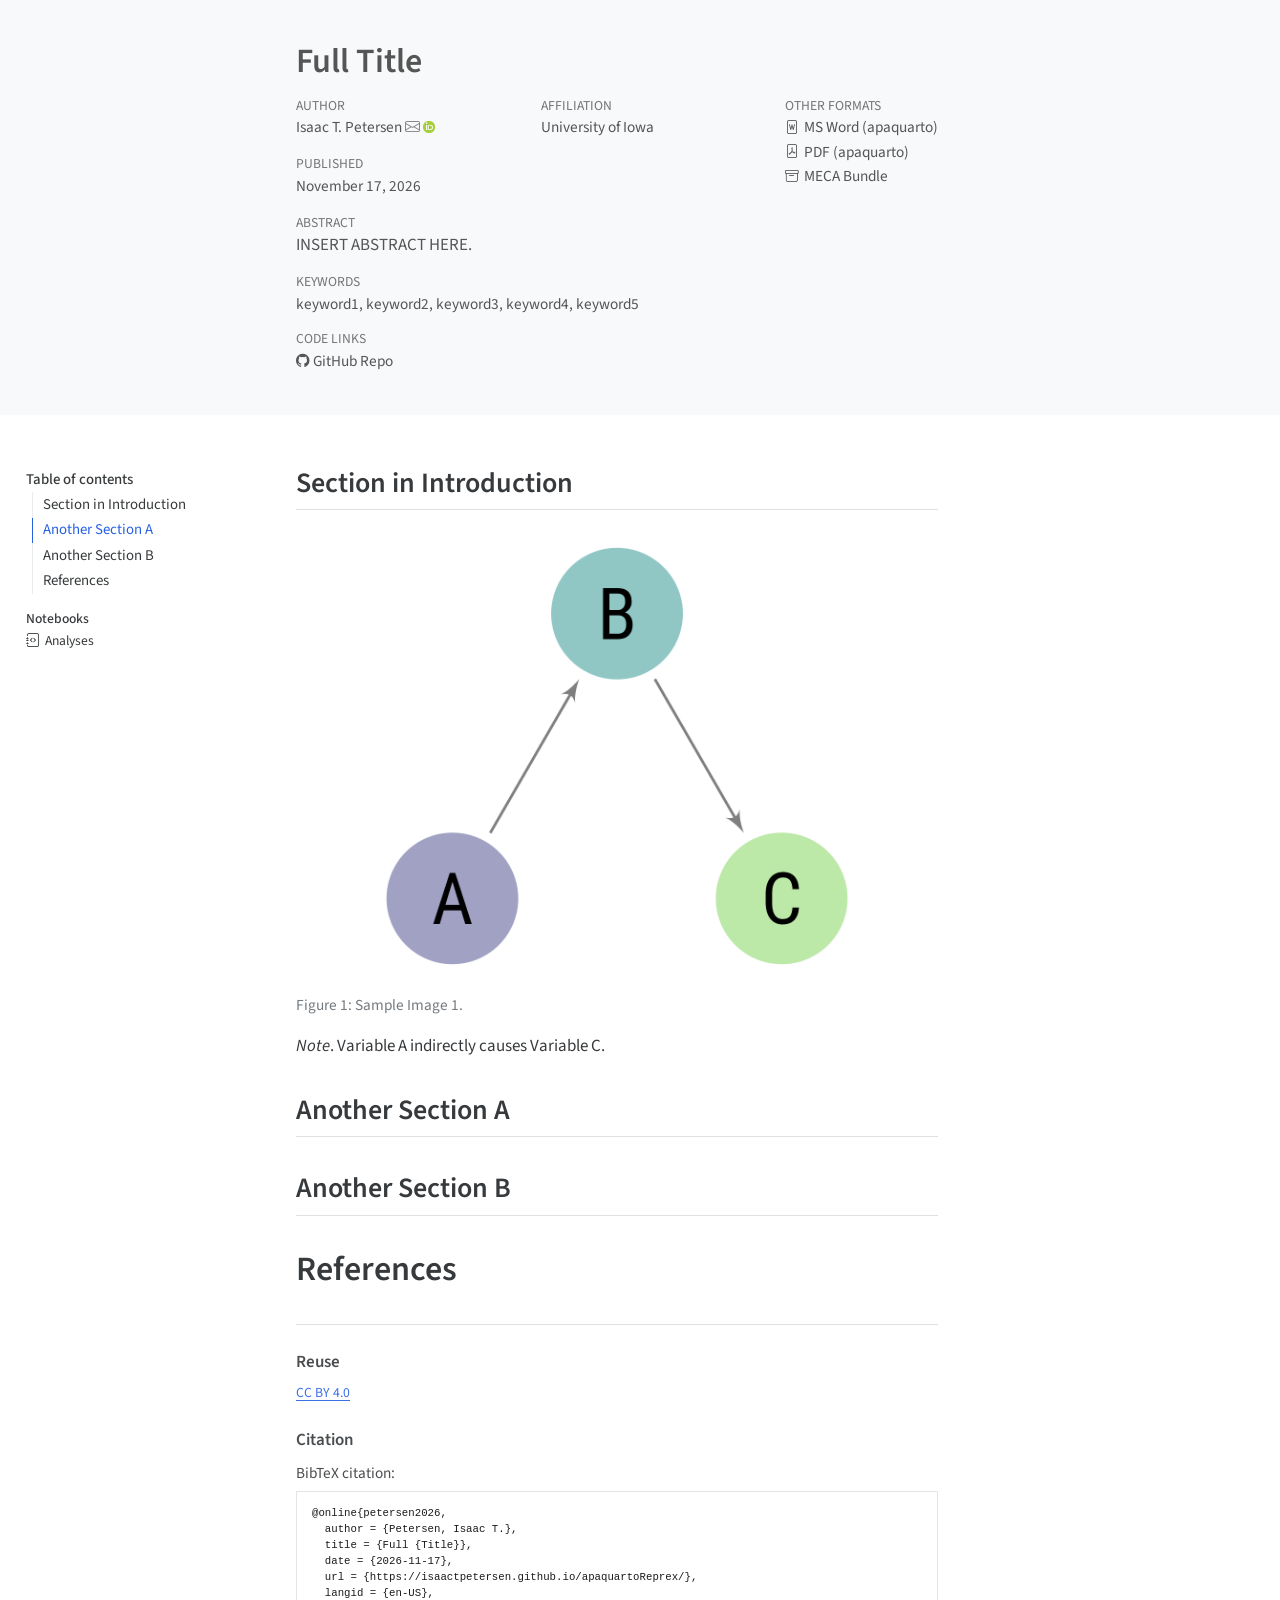
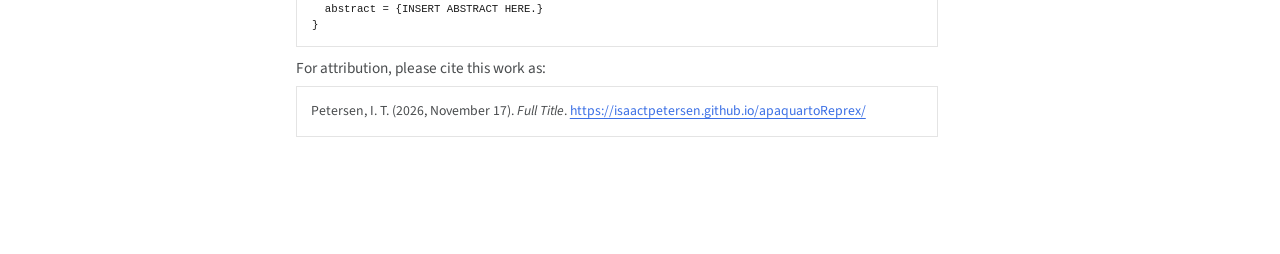
<file: index.html>
<!DOCTYPE html>
<html xmlns="http://www.w3.org/1999/xhtml" lang="en-US" xml:lang="en-US"><head>

<meta charset="utf-8">
<meta name="generator" content="quarto-1.11.9">

<meta name="viewport" content="width=device-width, initial-scale=1.0, user-scalable=yes">

<meta name="author" content="Isaac T. Petersen">
<meta name="dcterms.date" content="2026-11-17">
<meta name="keywords" content="keyword1, keyword2, keyword3, keyword4, keyword5">

<title>Full Title</title>
<style>
/* Default styles provided by pandoc.
** See https://pandoc.org/MANUAL.html#variables-for-html for config info.
*/
span.smallcaps{font-variant: small-caps;}
div.columns{display: flex; gap: 1.5em;}
div.column{flex: auto;}
@media screen {
div.columns{gap: min(4vw, 1.5em);}
div.column{overflow-x: auto;}
}
div.hanging-indent{margin-left: 1.5em; text-indent: -1.5em;}
ul.task-list{list-style: none;}
ul.task-list li input[type="checkbox"] {
  width: 0.8em;
  margin: 0 0.8em 0.2em -1em; /* quarto-specific, see https://github.com/quarto-dev/quarto-cli/issues/4556 */ 
  vertical-align: middle;
}
/* CSS for citations */
div.csl-bib-body { }
div.csl-entry {
  clear: both;
}
.hanging-indent div.csl-entry {
  margin-left:2em;
  text-indent:-2em;
}
div.csl-left-margin {
  min-width:2em;
  float:left;
}
div.csl-right-inline {
  margin-left:2em;
  padding-left:1em;
}
div.csl-indent {
  margin-left: 2em;
}</style>


<script src="site_libs/clipboard/clipboard.min.js"></script>
<script src="site_libs/quarto-html/quarto.js" type="module"></script>
<script src="site_libs/quarto-html/tabsets/tabsets.js" type="module"></script>
<script src="site_libs/quarto-html/scrollable-regions/scrollable-regions.js" type="module"></script>
<script src="site_libs/quarto-html/popper.min.js"></script>
<script src="site_libs/quarto-html/tippy.umd.min.js"></script>
<script src="site_libs/quarto-html/anchor.min.js"></script>
<link href="site_libs/quarto-html/tippy.css" rel="stylesheet">
<link href="site_libs/quarto-html/quarto-syntax-highlighting-7b1528b1cba7e9f63f59baa7408a6f56.css" rel="stylesheet" id="quarto-text-highlighting-styles">
<script src="site_libs/bootstrap/bootstrap.min.js"></script>
<link href="site_libs/bootstrap/bootstrap-icons.css" rel="stylesheet">
<link href="site_libs/bootstrap/bootstrap-2cfcb8e4c9cf86795583b4290443006c.min.css" rel="stylesheet" append-hash="true" id="quarto-bootstrap" data-mode="light">
<script src="site_libs/quarto-contrib/glightbox/glightbox.min.js"></script>
<link href="site_libs/quarto-contrib/glightbox/glightbox.min.css" rel="stylesheet">
<link href="site_libs/quarto-contrib/glightbox/lightbox.css" rel="stylesheet">
<script type="application/json" class="js-hypothesis-config">
{
  "theme": "classic",
  "openSidebar": false,
  "showHighlights": "whenSidebarOpen"
}
</script>
<script async="" src="https://hypothes.is/embed.js"></script>
<script>
  window.document.addEventListener("DOMContentLoaded", function (_event) {
    document.body.classList.add('hypothesis-enabled');
  });
</script>
<style>.FigureNote { margin-block-end: 1em; }</style>


<meta name="citation_title" content="Full Title">
<meta name="citation_abstract" content="INSERT ABSTRACT HERE.">
<meta name="citation_keywords" content="keyword1,keyword2,keyword3,keyword4,keyword5">
<meta name="citation_author" content="Isaac T. Petersen">
<meta name="citation_publication_date" content="2026-11-17">
<meta name="citation_cover_date" content="2026-11-17">
<meta name="citation_year" content="2026">
<meta name="citation_online_date" content="2026-11-17">
<meta name="citation_fulltext_html_url" content="https://isaactpetersen.github.io/apaquartoReprex/">
<meta name="citation_language" content="en-US">
</head>

<body class="quarto-light"><a id="quarto-skip-link" class="visually-hidden-focusable" href="#quarto-document-content">Skip to main content</a>

<header id="title-block-header" class="quarto-title-block default toc-left page-columns page-full">
  <div class="quarto-title-banner page-columns page-full">
    <div class="quarto-title column-body">
      <h1 class="title">Full Title</h1>
          </div>

    
    <div class="quarto-title-meta-container">
      <div class="quarto-title-meta-column-start">
            <div class="quarto-title-meta-author">
          <div class="quarto-title-meta-heading">Author</div>
          <div class="quarto-title-meta-heading">Affiliation</div>
          
                <div class="quarto-title-meta-contents">
            <p class="author">Isaac T. Petersen <a href="mailto:isaac-t-petersen@uiowa.edu" class="quarto-title-author-email"><i class="bi bi-envelope"></i></a> <a href="https://orcid.org/0000-0003-3072-6673" class="quarto-title-author-orcid" aria-label="ORCID profile for Isaac T. Petersen"> <img alt="" src="[data-uri]"></a></p>
          </div>
                <div class="quarto-title-meta-contents">
                    <p class="affiliation">
                        University of Iowa
                      </p>
                  </div>
                    </div>
        
        <div class="quarto-title-meta">

                      
                <div>
            <div class="quarto-title-meta-heading">Published</div>
            <div class="quarto-title-meta-contents">
              <p class="date">November 17, 2026</p>
            </div>
          </div>
          
                
              </div>
      </div>
      <div class="quarto-title-meta-column-end quarto-other-formats-target">
      <div class="quarto-alternate-formats"><div class="quarto-title-meta-heading">Other Formats</div><div class="quarto-title-meta-contents"><p><a href="index.docx"><i class="bi bi-file-word"></i>MS Word (apaquarto)</a></p></div><div class="quarto-title-meta-contents"><p><a href="index.pdf"><i class="bi bi-file-pdf"></i>PDF (apaquarto)</a></p></div><div class="quarto-title-meta-contents"><p><a href="index-meca.zip" data-meca-link="true"><i class="bi bi-archive"></i>MECA Bundle</a></p></div></div></div>
    </div>

    <div>
      <div class="abstract">
        <div class="block-title">Abstract</div>
        INSERT ABSTRACT HERE.
      </div>
    </div>

    <div>
      <div class="keywords">
        <div class="block-title">Keywords</div>
        <p>keyword1, keyword2, keyword3, keyword4, keyword5</p>
      </div>
    </div>

    <div class="quarto-other-links-text-target">
    <div class="quarto-code-links"><div class="quarto-title-meta-heading">Code Links</div><div class="quarto-title-meta-contents"><span><a href="https://github.com/isaactpetersen/apaquartoReprex/" target="_blank"><i class="bi bi-github"></i>GitHub Repo</a></span></div></div></div>  </div>
</header><div id="quarto-content" class="page-columns page-rows-contents page-layout-article toc-left">
<div id="quarto-sidebar-toc-left" class="sidebar toc-left">
  <nav id="TOC" role="doc-toc" aria-labelledby="toc-title" class="toc-active">
    <h2 id="toc-title">Table of contents</h2>
   
  <ul>
  <li><a href="#section-in-introduction" id="toc-section-in-introduction" class="nav-link active" data-scroll-target="#section-in-introduction">Section in Introduction</a></li>
  <li><a href="#another-section-a" id="toc-another-section-a" class="nav-link" data-scroll-target="#another-section-a">Another Section A</a></li>
  <li><a href="#another-section-b" id="toc-another-section-b" class="nav-link" data-scroll-target="#another-section-b">Another Section B</a></li>
  <li><a href="#references" id="toc-references" class="nav-link" data-scroll-target="#references">References</a></li>
  </ul>
<div class="quarto-alternate-notebooks"><h2>Notebooks</h2><ul><li><a href="notebooks/analyses-preview.html"><i class="bi bi-journal-code"></i>Analyses</a></li></ul></div></nav>
</div>
<div id="quarto-margin-sidebar" class="sidebar margin-sidebar zindex-bottom">
</div>
<main class="content quarto-banner-title-block" id="quarto-document-content" tabindex="-1">



  


<!-- The introduction should not have a level-1 heading such as Introduction. -->
<section id="section-in-introduction" class="level2">
<h2 class="anchored" data-anchor-id="section-in-introduction">Section in Introduction</h2>
<div id="fig-exampleA" class="quarto-float quarto-figure quarto-figure-center anchored" data-apa-note="Variable A indirectly causes Variable C." alt="Insert description here." data-apa-note-written="2d80652f">
<figure class="quarto-float quarto-float-fig figure">
<div aria-describedby="fig-exampleA-caption-0ceaefa1-69ba-4598-a22c-09a6ac19f8ca">
<a href="Figures/sampleImage1.png" class="lightbox" data-gallery="quarto-lightbox-gallery-1" title="Figure&nbsp;1: Sample Image 1."><img src="Figures/sampleImage1.png" class="img-fluid figure-img" data-apa-note="Variable A indirectly causes Variable C." alt="Insert description here."></a>
</div>
<figcaption class="quarto-float-caption-bottom quarto-float-caption quarto-float-fig" id="fig-exampleA-caption-0ceaefa1-69ba-4598-a22c-09a6ac19f8ca">
Figure&nbsp;1: Sample Image 1.
</figcaption>
</figure>
</div>
<div>
<div class="FigureNote NoIndent" data-custom-style="FigureNote">
<em>Note</em>. Variable&nbsp;A indirectly causes Variable C.
</div>
</div>
</section>
<section id="another-section-a" class="level2">
<h2 class="anchored" data-anchor-id="another-section-a">Another Section A</h2>
<!-- 
See multi-panel figure note in @fig-mtcars:


:::{.quarto-embed-nb-cell notebook="/home/runner/work/apaquartoReprex/apaquartoReprex/notebooks/analyses.qmd" notebook-title="Analyses" notebook-cellId="cell-fig-mtcars"}

::: {#cell-fig-mtcars .cell apa-note='["**Panel A**: Insert figure note here.","**Panel B**: Insert figure note here."]' apa-note-written='24729d20'}
``` {.python .cell-code .hidden}
# INSERT LONG CODE LINE HERE: THIS CODE SECTION SHOULD NOT WRAP; IT SHOULD BE ABLE TO BE READ BY A HORIZONTAL SCROLL BAR

plot(mtcars)
```

::: {.cell-output .cell-output-display}
![My Figure Caption](index_files/figure-html/notebooks-analyses-fig-mtcars-output-1.png){#fig-mtcars width=672 height=480}
:::
:::




:::

-->
</section>
<section id="another-section-b" class="level2">
<h2 class="anchored" data-anchor-id="another-section-b">Another Section B</h2>
<!-- 
A single figure (@fig-exampleA):

![Sample Image 1.](Figures/sampleImage1.png){
  #fig-exampleA
  fig-alt="Insert description here."
  apa-note="Variable A indirectly causes Variable C."
  }

Side-by-side figure using separate figure notes (@fig-exampleB):

::: {#fig-exampleB layout-ncol=2}
![Sample Image 1.](Figures/sampleImage1.png){
  #fig-sampleImage1
  fig-alt="Insert description here."
  apa-note="Variable A indirectly causes Variable C."
  }

![Sample Image 2.](Figures/sampleImage2.png){
  #fig-sampleImage2
  fig-alt="Insert description here."
  apa-note="The distribution of a variable."
  }

:::

Side-by-side figure using a single figure note (@fig-exampleC):

::: {#fig-exampleC layout-ncol=2}
![Sample Image 1.](Figures/sampleImage1.png){
  #fig-sampleImage1
  fig-alt="Insert description here."
  }

![Sample Image 2.](Figures/sampleImage2.png){
  #fig-sampleImage2
  fig-alt="Insert description here."
  }

**Panel A**: Insert description here.
**Panel B**: Insert description here.
:::
-->
</section>
<section id="references" class="level1">
<h1>References</h1>
<!-- References will auto-populate in the refs div below -->
<div id="refs" role="list">

</div>
</section>

<div id="quarto-appendix" class="default"><section class="quarto-appendix-contents" id="quarto-reuse"><h2 class="anchored quarto-appendix-heading">Reuse</h2><div class="quarto-appendix-contents"><div><a rel="license" href="https://creativecommons.org/licenses/by/4.0/deed.en_us">CC BY 4.0</a></div></div></section><section class="quarto-appendix-contents" id="quarto-citation"><h2 class="anchored quarto-appendix-heading">Citation</h2><div><div class="quarto-appendix-secondary-label">BibTeX citation:</div><div class="code-copy-outer-scaffold"><pre class="sourceCode quarto-appendix-bibtex code-with-copy"><code class="sourceCode bibtex">@online{petersen2026,
  author = {Petersen, Isaac T.},
  title = {Full {Title}},
  date = {2026-11-17},
  url = {https://isaactpetersen.github.io/apaquartoReprex/},
  langid = {en-US},
  abstract = {INSERT ABSTRACT HERE.}
}
</code></pre><button title="Copy to Clipboard" class="code-copy-button"><i class="bi"></i></button></div><div class="quarto-appendix-secondary-label">For attribution, please cite this work as:</div><div id="ref-petersen2026" class="csl-entry quarto-appendix-citeas" role="listitem">
Petersen, I. T. (2026, November 17). <em>Full Title</em>. <a href="https://isaactpetersen.github.io/apaquartoReprex/">https://isaactpetersen.github.io/apaquartoReprex/</a>
</div></div></section></div></main>
<!-- /main column -->
<script id="quarto-html-after-body" type="application/javascript">
  window.document.addEventListener("DOMContentLoaded", function (event) {
    const icon = "";
    const anchorJS = new window.AnchorJS();
    anchorJS.options = {
      placement: 'right',
      icon: icon
    };
    anchorJS.add('.anchored');
    const isCodeAnnotation = (el) => {
      for (const clz of el.classList) {
        if (clz.startsWith('code-annotation-')) {                     
          return true;
        }
      }
      return false;
    }
    const onCopySuccess = function(e) {
      // button target
      const button = e.trigger;
      // don't keep focus
      button.blur();
      // flash "checked"
      button.classList.add('code-copy-button-checked');
      var currentTitle = button.getAttribute("title");
      button.setAttribute("title", "Copied!");
      let tooltip;
      if (window.bootstrap) {
        button.setAttribute("data-bs-toggle", "tooltip");
        button.setAttribute("data-bs-placement", "left");
        button.setAttribute("data-bs-title", "Copied!");
        tooltip = new bootstrap.Tooltip(button, 
          { trigger: "manual", 
            customClass: "code-copy-button-tooltip",
            offset: [0, -8]});
        tooltip.show();    
      }
      setTimeout(function() {
        if (tooltip) {
          tooltip.hide();
          button.removeAttribute("data-bs-title");
          button.removeAttribute("data-bs-toggle");
          button.removeAttribute("data-bs-placement");
        }
        button.setAttribute("title", currentTitle);
        button.classList.remove('code-copy-button-checked');
      }, 1000);
      // clear code selection
      e.clearSelection();
    }
    const getTextToCopy = function(trigger) {
      const outerScaffold = trigger.parentElement.cloneNode(true);
      const codeEl = outerScaffold.querySelector('code');
      for (const childEl of codeEl.children) {
        if (isCodeAnnotation(childEl)) {
          childEl.remove();
        }
      }
      return codeEl.innerText;
    }
    const clipboard = new window.ClipboardJS('.code-copy-button:not([data-in-quarto-modal])', {
      text: getTextToCopy
    });
    clipboard.on('success', onCopySuccess);
    if (window.document.getElementById('quarto-embedded-source-code-modal')) {
      const clipboardModal = new window.ClipboardJS('.code-copy-button[data-in-quarto-modal]', {
        text: getTextToCopy,
        container: window.document.getElementById('quarto-embedded-source-code-modal')
      });
      clipboardModal.on('success', onCopySuccess);
    }
      var localhostRegex = new RegExp(/^(?:http|https):\/\/localhost\:?[0-9]*\//);
      var mailtoRegex = new RegExp(/^mailto:/);
        var filterRegex = new RegExp('/' + window.location.host + '/');
      const newWindowLabel = "(opens in a new tab)";
      const newWindowNoteId = "quarto-ext-newwindow-label";
      // Links reference one hidden label through aria-describedby, so the
      // announcement never changes their accessible name.
      var describeNewWindow = (link) => {
        if (!window.document.getElementById(newWindowNoteId)) {
          var newWindowNote = window.document.createElement("span");
          newWindowNote.id = newWindowNoteId;
          newWindowNote.hidden = true;
          newWindowNote.textContent = newWindowLabel;
          window.document.body.appendChild(newWindowNote);
        }
        var describedBy = (link.getAttribute("aria-describedby") || "").split(/\s+/).filter(Boolean);
        if (!describedBy.includes(newWindowNoteId)) {
          describedBy.push(newWindowNoteId);
          link.setAttribute("aria-describedby", describedBy.join(" "));
        }
      }
      var isInternal = (href) => {
          return filterRegex.test(href) || localhostRegex.test(href) || mailtoRegex.test(href);
      }
      // Inspect non-navigation links and adorn them if external
      window.quartoDecorateExternalLinks = function (root) {
     var links = (root || window.document).querySelectorAll('a[href]:not(.nav-link):not(.navbar-brand):not(.toc-action):not(.sidebar-link):not(.sidebar-item-toggle):not(.pagination-link):not(.no-external):not([aria-hidden]):not(.dropdown-item):not(.quarto-navigation-tool):not(.about-link)');
      for (var i=0; i<links.length; i++) {
        const link = links[i];
        if (!isInternal(link.href)) {
          // undo the damage that might have been done by quarto-nav.js in the case of
          // links that we want to consider external
          if (link.dataset.originalHref !== undefined) {
            link.href = link.dataset.originalHref;
          }
            // target, if specified
            link.setAttribute("target", "_blank");
            if (link.getAttribute("rel") === null) {
              link.setAttribute("rel", "noopener");
            }
            describeNewWindow(link);
          if (!link.classList.contains('no-external-icon')) {
          }
        }
      }
      };
      window.quartoDecorateExternalLinks(window.document);
    // Esc closes the popup (WCAG 1.4.13) and focus leaving both trigger and
    // popup closes it (WCAG 2.4.11); tippy handles neither for interactive popups.
    const hideOnEscAndFocusOut = {
      name: 'hideOnEscAndFocusOut',
      defaultValue: true,
      fn(instance) {
        const dismiss = () => {
          // A show scheduled by the trigger delay would otherwise reopen it
          instance.clearDelayTimeouts();
          instance.hide();
        };
        const onKeyDown = (event) => {
          if (event.key !== 'Escape') {
            return;
          }
          // Keep Esc from also reaching page handlers (e.g. reveal.js overview),
          // except an open reveal.js slide menu, which Esc should close too.
          // The menu handles keys only when its keyboard option is on.
          const menuHandlesEsc = window.Reveal?.getPlugin?.('menu')?.isOpen() &&
            window.Reveal.getConfig().menu?.keyboard !== false;
          if (!menuHandlesEsc) {
            event.stopPropagation();
          }
          if (instance.popper.contains(window.document.activeElement)) {
            // Disabled while refocusing so the focus trigger does not reopen it
            instance.disable();
            instance.reference.focus();
            instance.enable();
          }
          dismiss();
        };
        const onFocusOut = (event) => {
          const target = event.relatedTarget;
          if (target && !instance.reference.contains(target) &&
              !instance.popper.contains(target)) {
            dismiss();
          }
        };
        // On the trigger too: a click trigger (code-annotations: select) has no
        // blur handling. Attached for the instance's lifetime so leaving the
        // trigger also cancels a show still pending on the trigger delay.
        instance.reference.addEventListener('focusout', onFocusOut);
        return {
          onShow() {
            window.document.addEventListener('keydown', onKeyDown, true);
            instance.popper.addEventListener('focusout', onFocusOut);
          },
          onHide() {
            window.document.removeEventListener('keydown', onKeyDown, true);
            instance.popper.removeEventListener('focusout', onFocusOut);
          },
          onDestroy() {
            instance.reference.removeEventListener('focusout', onFocusOut);
          },
        };
      },
    };
    function tippyHover(el, contentFn, onTriggerFn, onUntriggerFn) {
      const config = {
        allowHTML: true,
        maxWidth: 500,
        delay: 100,
        arrow: false,
        appendTo: function(el) {
            return el.parentElement;
        },
        interactive: true,
        interactiveBorder: 10,
        theme: 'quarto',
        placement: 'bottom-start',
        plugins: [hideOnEscAndFocusOut],
      };
      if (contentFn) {
        config.content = contentFn;
      }
      if (onTriggerFn) {
        config.onTrigger = onTriggerFn;
      }
      if (onUntriggerFn) {
        config.onUntrigger = onUntriggerFn;
      }
      window.tippy(el, config); 
    }
    const noterefs = window.document.querySelectorAll('a[role="doc-noteref"]');
    for (var i=0; i<noterefs.length; i++) {
      const ref = noterefs[i];
      tippyHover(ref, function() {
        // use id or data attribute instead here
        let href = ref.getAttribute('data-footnote-href') || ref.getAttribute('href');
        try { href = new URL(href).hash; } catch {}
        const id = href.replace(/^#\/?/, "");
        const note = window.document.getElementById(id);
        if (note) {
          return note.innerHTML;
        } else {
          return "";
        }
      });
    }
    const xrefs = window.document.querySelectorAll('a.quarto-xref');
    const processXRef = (id, note) => {
      // Strip column container classes
      const stripColumnClz = (el) => {
        el.classList.remove("page-full", "page-columns");
        if (el.children) {
          for (const child of el.children) {
            stripColumnClz(child);
          }
        }
      }
      stripColumnClz(note)
      if (id === null || id.startsWith('sec-')) {
        // Special case sections, only their first couple elements
        const container = document.createElement("div");
        if (note.children && note.children.length > 2) {
          container.appendChild(note.children[0].cloneNode(true));
          for (let i = 1; i < note.children.length; i++) {
            const child = note.children[i];
            if (child.tagName === "P" && child.innerText === "") {
              continue;
            } else {
              container.appendChild(child.cloneNode(true));
              break;
            }
          }
          if (window.Quarto?.typesetMath) {
            window.Quarto.typesetMath(container);
          }
          return container.innerHTML
        } else {
          if (window.Quarto?.typesetMath) {
            window.Quarto.typesetMath(note);
          }
          return note.innerHTML;
        }
      } else {
        // Remove any anchor links if they are present
        const anchorLink = note.querySelector('a.anchorjs-link');
        if (anchorLink) {
          anchorLink.remove();
        }
        if (window.Quarto?.typesetMath) {
          window.Quarto.typesetMath(note);
        }
        if (note.classList.contains("callout")) {
          return note.outerHTML;
        } else {
          return note.innerHTML;
        }
      }
    }
    for (var i=0; i<xrefs.length; i++) {
      const xref = xrefs[i];
      tippyHover(xref, undefined, function(instance) {
        instance.disable();
        let url = xref.getAttribute('href');
        let hash = undefined; 
        if (url.startsWith('#')) {
          hash = url;
        } else {
          try { hash = new URL(url).hash; } catch {}
        }
        if (hash) {
          const id = hash.replace(/^#\/?/, "");
          const note = window.document.getElementById(id);
          if (note !== null) {
            try {
              const html = processXRef(id, note.cloneNode(true));
              instance.setContent(html);
            } finally {
              instance.enable();
              instance.show();
            }
          } else {
            // See if we can fetch this
            fetch(url.split('#')[0])
            .then(res => res.text())
            .then(html => {
              const parser = new DOMParser();
              const htmlDoc = parser.parseFromString(html, "text/html");
              const note = htmlDoc.getElementById(id);
              if (note !== null) {
                const html = processXRef(id, note);
                instance.setContent(html);
              } 
            }).finally(() => {
              instance.enable();
              instance.show();
            });
          }
        } else {
          // See if we can fetch a full url (with no hash to target)
          // This is a special case and we should probably do some content thinning / targeting
          fetch(url)
          .then(res => res.text())
          .then(html => {
            const parser = new DOMParser();
            const htmlDoc = parser.parseFromString(html, "text/html");
            const note = htmlDoc.querySelector('main.content');
            if (note !== null) {
              // This should only happen for chapter cross references
              // (since there is no id in the URL)
              // remove the first header
              if (note.children.length > 0 && note.children[0].tagName === "HEADER") {
                note.children[0].remove();
              }
              const html = processXRef(null, note);
              instance.setContent(html);
            } 
          }).finally(() => {
            instance.enable();
            instance.show();
          });
        }
      }, function(instance) {
      });
    }
        let selectedAnnoteEl;
        const selectorForAnnotation = ( cell, annotation) => {
          let cellAttr = 'data-code-cell="' + cell + '"';
          let lineAttr = 'data-code-annotation="' +  annotation + '"';
          const selector = 'span[' + cellAttr + '][' + lineAttr + ']';
          return selector;
        }
        const selectCodeLines = (annoteEl) => {
          const doc = window.document;
          const targetCell = annoteEl.getAttribute("data-target-cell");
          const targetAnnotation = annoteEl.getAttribute("data-target-annotation");
          const annoteSpan = window.document.querySelector(selectorForAnnotation(targetCell, targetAnnotation));
          const lines = annoteSpan.getAttribute("data-code-lines").split(",");
          const lineIds = lines.map((line) => {
            return targetCell + "-" + line;
          })
          // Each band is positioned against its own containing block, which is
          // not the offsetParent of the lines, so place it from client rects.
          const placeBand = (band, firstEl, lastEl, codeBlock) => {
            const container = band.offsetParent;
            if (container === null) {
              return;
            }
            const containerRect = container.getBoundingClientRect();
            // Reveal.js scales slides with a transform, so convert client
            // pixels back to the CSS pixels of the container.
            const scale = containerRect.height / container.offsetHeight || 1;
            const firstRect = firstEl.getBoundingClientRect();
            const lastRect = lastEl.getBoundingClientRect();
            const top = (firstRect.top - containerRect.top) / scale - container.clientTop + container.scrollTop;
            const height = (lastRect.bottom - firstRect.top) / scale;
            band.style.top = top - 2 + "px";
            band.style.height = height + 4 + "px";
            if (codeBlock) {
              // Without the copy button wrapper, the containing block is wider
              // than the code block, so span the code block explicitly.
              const blockRect = codeBlock.getBoundingClientRect();
              band.style.left = (blockRect.left - containerRect.left) / scale - container.clientLeft + container.scrollLeft + "px";
              band.style.width = blockRect.width / scale + "px";
            }
          };
          if (lineIds.length > 0) {
            const el = window.document.getElementById(lineIds[0]);
            const lastEl = window.document.getElementById(lineIds[lineIds.length - 1]);
            const parent = el.parentElement.parentElement;
            // cook up a div (if necessary) and position it
            let div = window.document.getElementById("code-annotation-line-highlight");
            if (div === null) {
              div = window.document.createElement("div");
              div.setAttribute("id", "code-annotation-line-highlight");
              div.style.position = 'absolute';
              parent.appendChild(div);
            }
            placeBand(div, el, lastEl, parent.closest("div.sourceCode") || parent);
            let gutterDiv = window.document.getElementById("code-annotation-line-highlight-gutter");
            if (gutterDiv === null) {
              gutterDiv = window.document.createElement("div");
              gutterDiv.setAttribute("id", "code-annotation-line-highlight-gutter");
              gutterDiv.style.position = 'absolute';
              const codeCell = window.document.getElementById(targetCell);
              const gutter = codeCell.querySelector('.code-annotation-gutter');
              gutter.appendChild(gutterDiv);
            }
            placeBand(gutterDiv, el, lastEl);
            selectedAnnoteEl = annoteEl;
          }
        };
        const unselectCodeLines = () => {
          const elementsIds = ["code-annotation-line-highlight", "code-annotation-line-highlight-gutter"];
          elementsIds.forEach((elId) => {
            const div = window.document.getElementById(elId);
            if (div) {
              div.remove();
            }
          });
          selectedAnnoteEl = undefined;
        };
          // Handle positioning of the toggle
      window.addEventListener(
        "resize",
        throttle(() => {
          elRect = undefined;
          if (selectedAnnoteEl) {
            selectCodeLines(selectedAnnoteEl);
          }
        }, 10)
      );
      function throttle(fn, ms) {
      let throttle = false;
      let timer;
        return (...args) => {
          if(!throttle) { // first call gets through
              fn.apply(this, args);
              throttle = true;
          } else { // all the others get throttled
              if(timer) clearTimeout(timer); // cancel #2
              timer = setTimeout(() => {
                fn.apply(this, args);
                timer = throttle = false;
              }, ms);
          }
        };
      }
        // Attach click handler to the DT
        const annoteDls = window.document.querySelectorAll('dt[data-target-cell]');
        for (const annoteDlNode of annoteDls) {
          annoteDlNode.addEventListener('click', (event) => {
            const clickedEl = event.target;
            if (clickedEl !== selectedAnnoteEl) {
              unselectCodeLines();
              const activeEl = window.document.querySelector('dt[data-target-cell].code-annotation-active');
              if (activeEl) {
                activeEl.classList.remove('code-annotation-active');
              }
              selectCodeLines(clickedEl);
              clickedEl.classList.add('code-annotation-active');
            } else {
              // Unselect the line
              unselectCodeLines();
              clickedEl.classList.remove('code-annotation-active');
            }
          });
        }
    const findCites = (el) => {
      const parentEl = el.parentElement;
      if (parentEl) {
        const cites = parentEl.dataset.cites;
        if (cites) {
          return {
            el,
            cites: cites.split(' ')
          };
        } else {
          return findCites(el.parentElement)
        }
      } else {
        return undefined;
      }
    };
    var bibliorefs = window.document.querySelectorAll('a[role="doc-biblioref"]');
    for (var i=0; i<bibliorefs.length; i++) {
      const ref = bibliorefs[i];
      const citeInfo = findCites(ref);
      if (citeInfo) {
        tippyHover(citeInfo.el, function() {
          var popup = window.document.createElement('div');
          citeInfo.cites.forEach(function(cite) {
            var citeDiv = window.document.createElement('div');
            citeDiv.classList.add('hanging-indent');
            citeDiv.classList.add('csl-entry');
            var biblioDiv = window.document.getElementById('ref-' + cite);
            if (biblioDiv) {
              citeDiv.innerHTML = biblioDiv.innerHTML;
            }
            popup.appendChild(citeDiv);
          });
          return popup.innerHTML;
        });
      }
    }
  });
  </script>
  <script type="application/javascript">
  window.quartoScrollableRegionsLabels = {"code":"Scrollable code","output":"Scrollable output"};
  </script>
</div> <!-- /content -->
<script>var lightboxQuarto = GLightbox({"closeEffect":"zoom","descPosition":"bottom","loop":false,"openEffect":"zoom","selector":".lightbox"});
(function() {
  let previousOnload = window.onload;
  window.onload = () => {
    if (previousOnload) {
      previousOnload();
    }
    lightboxQuarto.on('slide_before_load', (data) => {
      const { slideIndex, slideNode, slideConfig, player, trigger } = data;
      const href = trigger.getAttribute('href');
      if (href !== null) {
        const imgEl = window.document.querySelector(`a[href="${href}"] img`);
        if (imgEl !== null) {
          const srcAttr = imgEl.getAttribute("src");
          if (srcAttr && srcAttr.startsWith("data:")) {
            slideConfig.href = srcAttr;
          }
        }
      } 
    });
  
    lightboxQuarto.on('slide_after_load', (data) => {
      const { slideIndex, slideNode, slideConfig, player, trigger } = data;
      if (window.Quarto?.typesetMath) {
        window.Quarto.typesetMath(slideNode);
      }
    });
  
  };
  
})();
          </script>




</body></html>
</file>
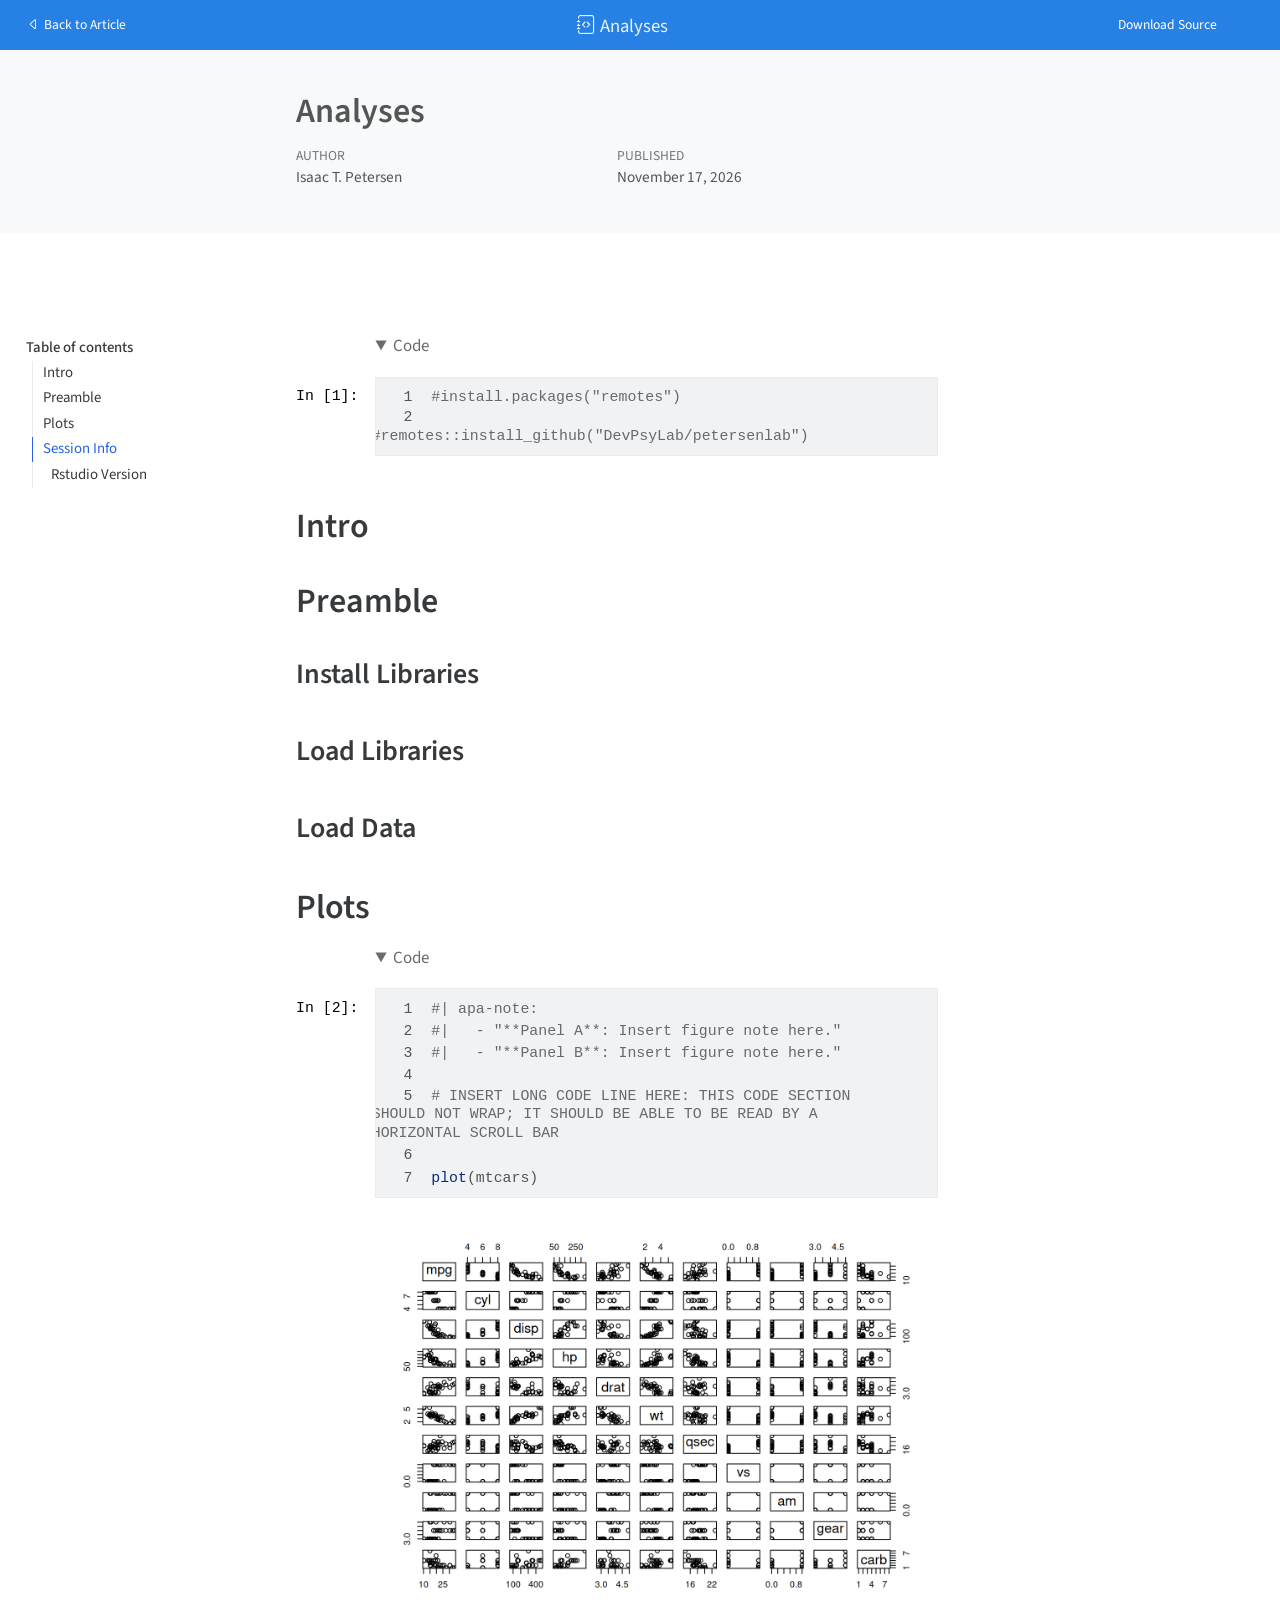
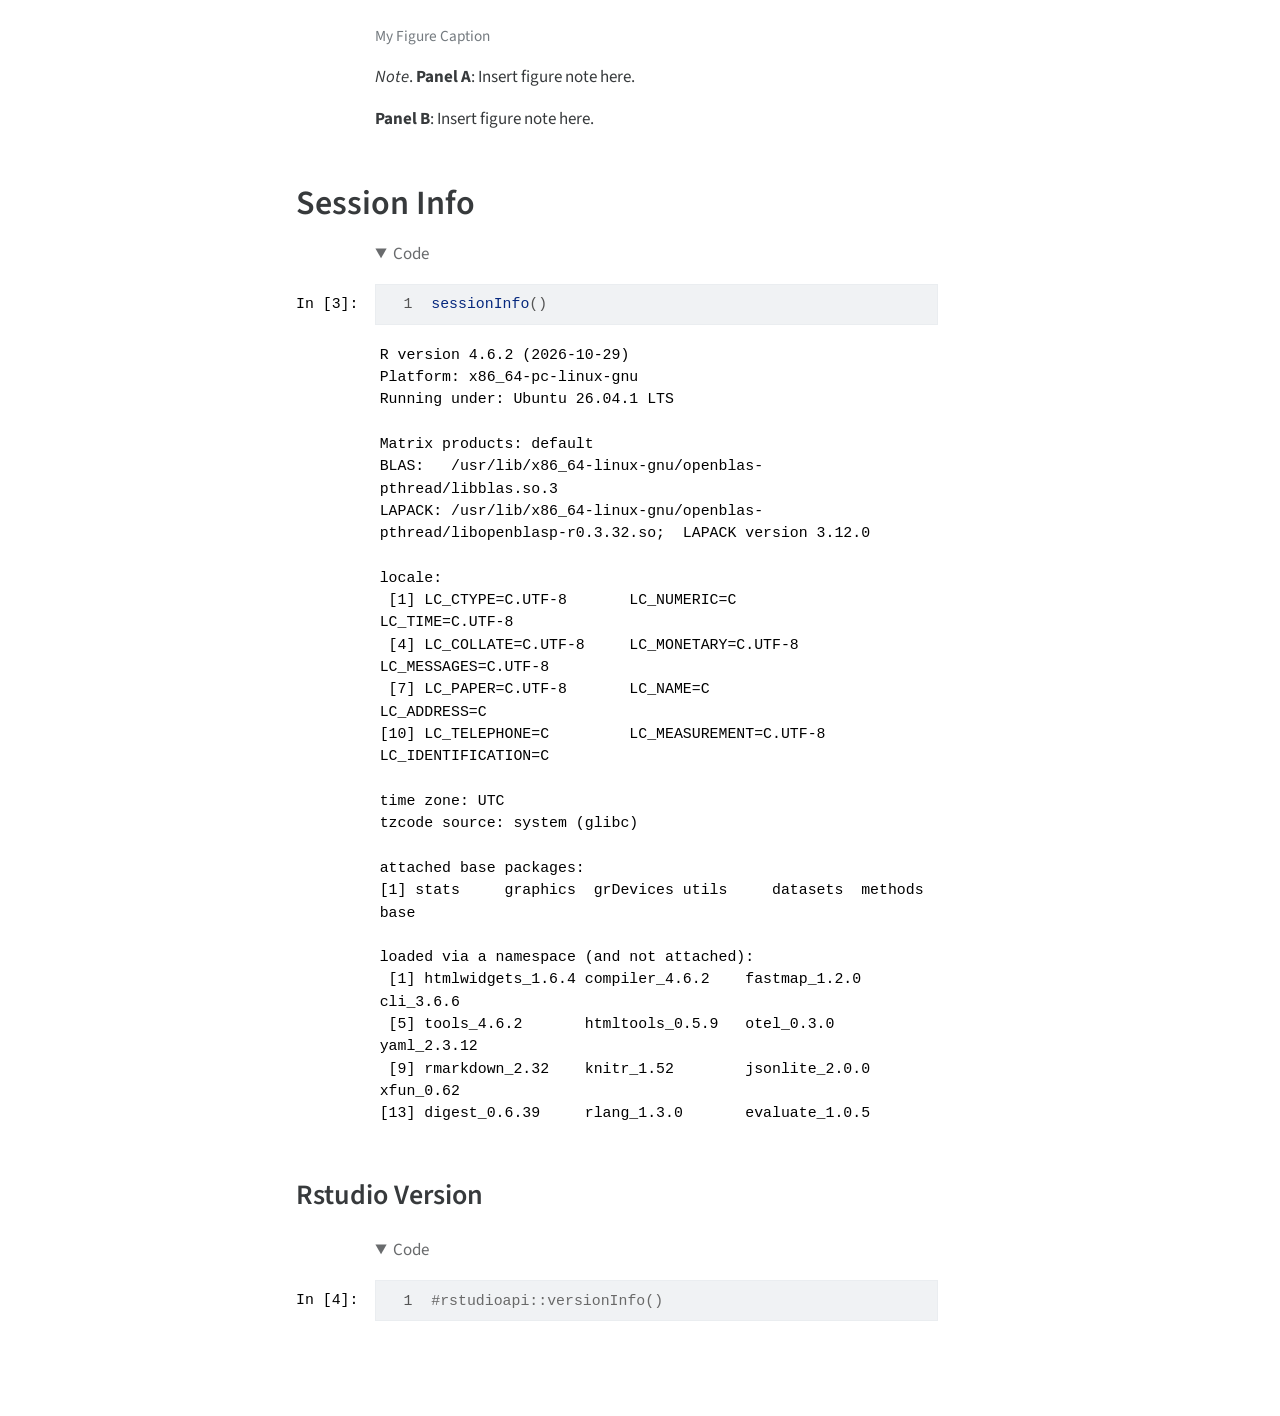
<file: notebooks/analyses-preview.html>
<!DOCTYPE html>
<html xmlns="http://www.w3.org/1999/xhtml" lang="en-US" xml:lang="en-US"><head>
<meta charset="UTF-8">
<meta name="generator" content="quarto-1.11.9">
<meta name="viewport" content="width=device-width, initial-scale=1.0, user-scalable=yes">
<meta name="author" content="Isaac T. Petersen">
<meta name="dcterms.date" content="2026-11-17">
<title>Analyses</title>
<style>
      /* Default styles provided by pandoc.
      ** See https://pandoc.org/MANUAL.html#variables-for-html for config info.
      */
      span.smallcaps{font-variant: small-caps;}
      div.columns{display: flex; gap: 1.5em;}
      div.column{flex: auto;}
      @media screen {
      div.columns{gap: min(4vw, 1.5em);}
      div.column{overflow-x: auto;}
      }
      div.hanging-indent{margin-left: 1.5em; text-indent: -1.5em;}
      ul.task-list{list-style: none;}
      ul.task-list li input[type="checkbox"] {
        width: 0.8em;
        margin: 0 0.8em 0.2em -1em; /* quarto-specific, see https://github.com/quarto-dev/quarto-cli/issues/4556 */ 
        vertical-align: middle;
      }
      /* CSS for syntax highlighting */
      html { -webkit-text-size-adjust: 100%; }
      pre > code.sourceCode { white-space: pre; position: relative; }
      pre > code.sourceCode > span { display: inline-block; line-height: 1.25; }
      pre > code.sourceCode > span:empty { height: 1.2em; }
      .sourceCode { overflow: visible; }
      code.sourceCode > span { color: inherit; text-decoration: inherit; }
      div.sourceCode { margin: 1em 0; }
      pre.sourceCode { margin: 0; }
      @media screen {
      div.sourceCode { overflow: auto; }
      }
      @media print {
      pre > code.sourceCode { white-space: pre-wrap; }
      pre > code.sourceCode > span { text-indent: -5em; padding-left: 5em; }
      }
      pre.numberSource code
        { counter-reset: source-line 0; }
      pre.numberSource code > span
        { position: relative; left: -4em; counter-increment: source-line; }
      pre.numberSource code > span > a:first-child::before
        { content: counter(source-line);
          position: relative; left: -1em; text-align: right; vertical-align: baseline;
          border: none; display: inline-block;
          -webkit-touch-callout: none; -webkit-user-select: none;
          -khtml-user-select: none; -moz-user-select: none;
          -ms-user-select: none; user-select: none;
          padding: 0 4px; width: 4em;
        }
      pre.numberSource { margin-left: 3em;  padding-left: 4px; }
      div.sourceCode
        {   }
      @media screen {
      pre > code.sourceCode > span > a:first-child::before { text-decoration: underline; }
      }
    </style>
<style>
      body.hypothesis-enabled #quarto-embed-header {
        padding-right: 36px;
      }

      #quarto-embed-header {
        height: 3em;
        width: 100%;
        display: flex;
        justify-content: space-between;
        align-items: center;
        border-bottom: solid 1px;
      }

      #quarto-embed-header h6 {
        font-size: 1.1em;
        padding-top: 0.6em;
        margin-left: 1em;
        margin-right: 1em;
        font-weight: 400;
      }

      #quarto-embed-header a.quarto-back-link,
      #quarto-embed-header a.quarto-download-embed {
        font-size: 0.8em;
        margin-top: 1em;
        margin-bottom: 1em;
        margin-left: 1em;
        margin-right: 1em;
      }

      .quarto-back-container {
        padding-left: 0.5em;
        display: flex;
      }

      .headroom {
          will-change: transform;
          transition: transform 200ms linear;
      }

      .headroom--pinned {
          transform: translateY(0%);
      }

      .headroom--unpinned {
          transform: translateY(-100%);
      }      
    </style>
<script>
    window.document.addEventListener("DOMContentLoaded", function () {

      var header = window.document.querySelector("#quarto-embed-header");
      // Inside the site header, the site navigation offsets the content
      // and manages headroom
      const inSiteHeader = header.parentElement.id === "quarto-header";
      if (!inSiteHeader) {
        const titleBannerEl = window.document.querySelector("body > #title-block-header");
        if (titleBannerEl) {
          titleBannerEl.style.paddingTop = header.clientHeight + "px";
        }
        const contentEl = window.document.getElementById('quarto-content');
        for (const child of contentEl.children) {
          child.style.paddingTop = header.clientHeight + "px";
          child.style.marginTop = "1em";
        }
      }

      // Use the article root if the `back` call doesn't work. This isn't perfect
      // but should typically work
      window.quartoBackToArticle = () => {
        var currentUrl = window.location.href;
        window.history.back();
        setTimeout(() => {
            // if location was not changed in 100 ms, then there is no history back
            if(currentUrl === window.location.href){              
                // redirect to site root
                window.location.href = "../index.html";
            }
        }, 100);
      }

      if (!inSiteHeader) {
        const headroom = new window.Headroom(header, {
          tolerance: 5,
          onPin: function () {
          },
          onUnpin: function () {
          },
        });
        headroom.init();
      }
    });
    </script>
<script src="../site_libs/manuscript-notebook/headroom.min.js"></script>
<script src="../site_libs/clipboard/clipboard.min.js"></script>
<script src="../site_libs/quarto-html/quarto.js" type="module"></script>
<script src="../site_libs/quarto-html/tabsets/tabsets.js" type="module"></script>
<script src="../site_libs/quarto-html/scrollable-regions/scrollable-regions.js" type="module"></script>
<script src="../site_libs/quarto-html/popper.min.js"></script>
<script src="../site_libs/quarto-html/tippy.umd.min.js"></script>
<script src="../site_libs/quarto-html/anchor.min.js"></script>
<link href="../site_libs/quarto-html/tippy.css" rel="stylesheet">
<link href="../site_libs/quarto-html/quarto-syntax-highlighting-7b1528b1cba7e9f63f59baa7408a6f56.css" rel="stylesheet" id="quarto-text-highlighting-styles">
<script src="../site_libs/bootstrap/bootstrap.min.js"></script>
<link href="../site_libs/bootstrap/bootstrap-icons.css" rel="stylesheet">
<link href="../site_libs/bootstrap/bootstrap-2cfcb8e4c9cf86795583b4290443006c.min.css" rel="stylesheet" append-hash="true" id="quarto-bootstrap" data-mode="light">
<script src="../site_libs/quarto-contrib/glightbox/glightbox.min.js"></script>
<link href="../site_libs/quarto-contrib/glightbox/glightbox.min.css" rel="stylesheet">
<link href="../site_libs/quarto-contrib/glightbox/lightbox.css" rel="stylesheet"><script type="application/json" class="js-hypothesis-config">
{
  "theme": "classic",
  "openSidebar": false,
  "showHighlights": "whenSidebarOpen"
}
</script><script async="" src="https://hypothes.is/embed.js"></script><script>
  window.document.addEventListener("DOMContentLoaded", function (_event) {
    document.body.classList.add('hypothesis-enabled');
  });
</script><link href="../site_libs/pagedtable-1.1/css/pagedtable.css" rel="stylesheet">
<script src="../site_libs/pagedtable-1.1/js/pagedtable.js"></script><style>.FigureNote { margin-block-end: 1em; }</style>
</head>
<body class="quarto-notebook quarto-light"><a id="quarto-skip-link" class="visually-hidden-focusable" href="#quarto-document-content">Skip to main content</a>
    <nav id="quarto-embed-header" class="headroom fixed-top bg-primary" aria-labelledby="quarto-embed-title"><a href="../index.html" onclick="window.quartoBackToArticle(); return false;" class="btn btn-primary quarto-back-link"><i class="bi bi-caret-left"></i> Back to Article</a>
      <h6 id="quarto-embed-title">
<i class="bi bi-journal-code"></i> Analyses</h6>

            <a href="../notebooks/analyses.qmd" class="btn btn-primary quarto-download-embed" download="analyses.qmd">Download Source</a>
          </nav><header id="title-block-header" class="quarto-title-block default toc-left page-columns page-full"><div class="quarto-title-banner page-columns page-full">
    <div class="quarto-title column-body">
      <h1 class="title">Analyses</h1>
          </div>

    
    <div class="quarto-title-meta-container">
      <div class="quarto-title-meta-column-start">
        
        <div class="quarto-title-meta">

                <div>
            <div class="quarto-title-meta-heading">Author</div>
            <div class="quarto-title-meta-contents">
                        <p>Isaac T. Petersen </p>
                      </div>
          </div>
                
                <div>
            <div class="quarto-title-meta-heading">Published</div>
            <div class="quarto-title-meta-contents">
              <p class="date">November 17, 2026</p>
            </div>
          </div>
          
                
              </div>
      </div>
      <div class="quarto-title-meta-column-end quarto-other-formats-target">
      </div>
    </div>



    <div class="quarto-other-links-text-target">
    </div>  </div>
</header><div id="quarto-content" class="page-columns page-rows-contents page-layout-article toc-left">
<div id="quarto-sidebar-toc-left" class="sidebar toc-left">
  <nav id="TOC" role="doc-toc" aria-labelledby="toc-title" class="toc-active"><h2 id="toc-title">Table of contents</h2>
   
  <ul>
<li><a href="#intro" id="toc-intro" class="nav-link active" data-scroll-target="#intro">Intro</a></li>
  <li>
<a href="#preamble" id="toc-preamble" class="nav-link" data-scroll-target="#preamble">Preamble</a>
  <ul class="collapse">
<li><a href="#install-libraries" id="toc-install-libraries" class="nav-link" data-scroll-target="#install-libraries">Install Libraries</a></li>
  <li><a href="#load-libraries" id="toc-load-libraries" class="nav-link" data-scroll-target="#load-libraries">Load Libraries</a></li>
  <li><a href="#load-data" id="toc-load-data" class="nav-link" data-scroll-target="#load-data">Load Data</a></li>
  </ul>
</li>
  <li><a href="#plots" id="toc-plots" class="nav-link" data-scroll-target="#plots">Plots</a></li>
  <li>
<a href="#session-info" id="toc-session-info" class="nav-link" data-scroll-target="#session-info">Session Info</a>
  <ul class="collapse">
<li><a href="#rstudio-version" id="toc-rstudio-version" class="nav-link" data-scroll-target="#rstudio-version">Rstudio Version</a></li>
  </ul>
</li>
  </ul></nav>
</div>
<div id="quarto-margin-sidebar" class="sidebar margin-sidebar zindex-bottom">
</div>
<main class="content quarto-banner-title-block" id="quarto-document-content" tabindex="-1"><div class="cell-container code-fold"><div class="cell-decorator"><pre>In [1]:</pre></div><div class="cell">
<details open="" class="code-fold"><summary>Code</summary><div class="code-copy-outer-scaffold"><div class="sourceCode cell-code" id="cb1"><pre class="sourceCode numberSource r number-lines code-with-copy"><code class="sourceCode r"><span id="cb1-1"><a href="#cb1-1" aria-label="1"></a><span class="co">#install.packages("remotes")</span></span>
<span id="cb1-2"><a href="#cb1-2" aria-label="2"></a><span class="co">#remotes::install_github("DevPsyLab/petersenlab")</span></span></code></pre></div><button title="Copy to Clipboard" class="code-copy-button"><i class="bi"></i></button></div>
</details>
</div></div>
<section id="intro" class="level1"><h1>Intro</h1>
</section><section id="preamble" class="level1"><h1>Preamble</h1>
<section id="install-libraries" class="level2"><h2 class="anchored" data-anchor-id="install-libraries">Install Libraries</h2>
<!-- *IMPORTANT NOTE*: Because of how pandoc works, the figure and table labels must be all lowercase for cross-references to work -->
</section><section id="load-libraries" class="level2"><h2 class="anchored" data-anchor-id="load-libraries">Load Libraries</h2>
</section><section id="load-data" class="level2"><h2 class="anchored" data-anchor-id="load-data">Load Data</h2>
</section></section><section id="plots" class="level1"><h1>Plots</h1>
<div class="cell-container code-fold"><div class="cell-decorator"><pre>In [2]:</pre></div><div id="cell-fig-mtcars" class="cell" data-apa-note="[&quot;**Panel A**: Insert figure note here.&quot;,&quot;**Panel B**: Insert figure note here.&quot;]" data-apa-note-written="24729d20">
<details open="" class="code-fold"><summary>Code</summary><div class="code-copy-outer-scaffold"><div class="sourceCode cell-code" id="cb2"><pre class="sourceCode numberSource r number-lines code-with-copy"><code class="sourceCode r"><span id="cb2-1"><a href="#cb2-1" aria-label="1"></a><span class="co">#| apa-note:</span></span>
<span id="cb2-2"><a href="#cb2-2" aria-label="2"></a><span class="co">#|   - "**Panel A**: Insert figure note here."</span></span>
<span id="cb2-3"><a href="#cb2-3" aria-label="3"></a><span class="co">#|   - "**Panel B**: Insert figure note here."</span></span>
<span id="cb2-4"><a href="#cb2-4" aria-label="4"></a></span>
<span id="cb2-5"><a href="#cb2-5" aria-label="5"></a><span class="co"># INSERT LONG CODE LINE HERE: THIS CODE SECTION SHOULD NOT WRAP; IT SHOULD BE ABLE TO BE READ BY A HORIZONTAL SCROLL BAR</span></span>
<span id="cb2-6"><a href="#cb2-6" aria-label="6"></a></span>
<span id="cb2-7"><a href="#cb2-7" aria-label="7"></a><span class="fu">plot</span>(mtcars)</span></code></pre></div><button title="Copy to Clipboard" class="code-copy-button"><i class="bi"></i></button></div>
</details><div class="cell-output-display">
<div id="fig-mtcars" class="quarto-float quarto-figure quarto-figure-center anchored">
<figure class="quarto-float quarto-float-fig figure"><div aria-describedby="fig-mtcars-caption-0ceaefa1-69ba-4598-a22c-09a6ac19f8ca" class="">
<a href="analyses_files/figure-html/fig-mtcars-1.png" class="lightbox" data-gallery="quarto-lightbox-gallery-1" title="My Figure Caption"><img src="analyses_files/figure-html/fig-mtcars-1.png" class="img-fluid figure-img" width="672"></a>
</div>
<figcaption class="quarto-float-caption-bottom quarto-float-caption quarto-float-fig" id="fig-mtcars-caption-0ceaefa1-69ba-4598-a22c-09a6ac19f8ca">
My Figure Caption
</figcaption></figure>
</div>
</div>
<div>
<div class="FigureNote NoIndent" data-custom-style="FigureNote">
<em>Note</em>. <strong>Panel&nbsp;A</strong>: Insert figure note here.
</div>
<div class="FigureNote NoIndent" data-custom-style="FigureNote">
<strong>Panel B</strong>: Insert figure note here.
</div>
</div>
</div></div>
</section><section id="session-info" class="level1"><h1>Session Info</h1>
<div class="cell-container code-fold"><div class="cell-decorator"><pre>In [3]:</pre></div><div class="cell">
<details open="" class="code-fold"><summary>Code</summary><div class="code-copy-outer-scaffold"><div class="sourceCode cell-code" id="cb3"><pre class="sourceCode numberSource r number-lines code-with-copy"><code class="sourceCode r"><span id="cb3-1"><a href="#cb3-1" aria-label="1"></a><span class="fu">sessionInfo</span>()</span></code></pre></div><button title="Copy to Clipboard" class="code-copy-button"><i class="bi"></i></button></div>
</details><div class="cell-output cell-output-stdout">
<pre><code>R version 4.6.2 (2026-10-29)
Platform: x86_64-pc-linux-gnu
Running under: Ubuntu 26.04.1 LTS

Matrix products: default
BLAS:   /usr/lib/x86_64-linux-gnu/openblas-pthread/libblas.so.3 
LAPACK: /usr/lib/x86_64-linux-gnu/openblas-pthread/libopenblasp-r0.3.32.so;  LAPACK version 3.12.0

locale:
 [1] LC_CTYPE=C.UTF-8       LC_NUMERIC=C           LC_TIME=C.UTF-8       
 [4] LC_COLLATE=C.UTF-8     LC_MONETARY=C.UTF-8    LC_MESSAGES=C.UTF-8   
 [7] LC_PAPER=C.UTF-8       LC_NAME=C              LC_ADDRESS=C          
[10] LC_TELEPHONE=C         LC_MEASUREMENT=C.UTF-8 LC_IDENTIFICATION=C   

time zone: UTC
tzcode source: system (glibc)

attached base packages:
[1] stats     graphics  grDevices utils     datasets  methods   base     

loaded via a namespace (and not attached):
 [1] htmlwidgets_1.6.4 compiler_4.6.2    fastmap_1.2.0     cli_3.6.6        
 [5] tools_4.6.2       htmltools_0.5.9   otel_0.3.0        yaml_2.3.12      
 [9] rmarkdown_2.32    knitr_1.52        jsonlite_2.0.0    xfun_0.62        
[13] digest_0.6.39     rlang_1.3.0       evaluate_1.0.5   </code></pre>
</div>
</div></div>
<section id="rstudio-version" class="level2"><h2 class="anchored" data-anchor-id="rstudio-version">Rstudio Version</h2>
<div class="cell-container code-fold"><div class="cell-decorator"><pre>In [4]:</pre></div><div class="cell">
<details open="" class="code-fold"><summary>Code</summary><div class="code-copy-outer-scaffold"><div class="sourceCode cell-code" id="cb5"><pre class="sourceCode numberSource r number-lines code-with-copy"><code class="sourceCode r"><span id="cb5-1"><a href="#cb5-1" aria-label="1"></a><span class="co">#rstudioapi::versionInfo()</span></span></code></pre></div><button title="Copy to Clipboard" class="code-copy-button"><i class="bi"></i></button></div>
</details>
</div></div>
</section></section></main><!-- /main column --><script id="quarto-html-after-body" type="application/javascript">
  window.document.addEventListener("DOMContentLoaded", function (event) {
    const icon = "";
    const anchorJS = new window.AnchorJS();
    anchorJS.options = {
      placement: 'right',
      icon: icon
    };
    anchorJS.add('.anchored');
    const isCodeAnnotation = (el) => {
      for (const clz of el.classList) {
        if (clz.startsWith('code-annotation-')) {                     
          return true;
        }
      }
      return false;
    }
    const onCopySuccess = function(e) {
      // button target
      const button = e.trigger;
      // don't keep focus
      button.blur();
      // flash "checked"
      button.classList.add('code-copy-button-checked');
      var currentTitle = button.getAttribute("title");
      button.setAttribute("title", "Copied!");
      let tooltip;
      if (window.bootstrap) {
        button.setAttribute("data-bs-toggle", "tooltip");
        button.setAttribute("data-bs-placement", "left");
        button.setAttribute("data-bs-title", "Copied!");
        tooltip = new bootstrap.Tooltip(button, 
          { trigger: "manual", 
            customClass: "code-copy-button-tooltip",
            offset: [0, -8]});
        tooltip.show();    
      }
      setTimeout(function() {
        if (tooltip) {
          tooltip.hide();
          button.removeAttribute("data-bs-title");
          button.removeAttribute("data-bs-toggle");
          button.removeAttribute("data-bs-placement");
        }
        button.setAttribute("title", currentTitle);
        button.classList.remove('code-copy-button-checked');
      }, 1000);
      // clear code selection
      e.clearSelection();
    }
    const getTextToCopy = function(trigger) {
      const outerScaffold = trigger.parentElement.cloneNode(true);
      const codeEl = outerScaffold.querySelector('code');
      for (const childEl of codeEl.children) {
        if (isCodeAnnotation(childEl)) {
          childEl.remove();
        }
      }
      return codeEl.innerText;
    }
    const clipboard = new window.ClipboardJS('.code-copy-button:not([data-in-quarto-modal])', {
      text: getTextToCopy
    });
    clipboard.on('success', onCopySuccess);
    if (window.document.getElementById('quarto-embedded-source-code-modal')) {
      const clipboardModal = new window.ClipboardJS('.code-copy-button[data-in-quarto-modal]', {
        text: getTextToCopy,
        container: window.document.getElementById('quarto-embedded-source-code-modal')
      });
      clipboardModal.on('success', onCopySuccess);
    }
      var localhostRegex = new RegExp(/^(?:http|https):\/\/localhost\:?[0-9]*\//);
      var mailtoRegex = new RegExp(/^mailto:/);
        var filterRegex = new RegExp('/' + window.location.host + '/');
      const newWindowLabel = "(opens in a new tab)";
      const newWindowNoteId = "quarto-ext-newwindow-label";
      // Links reference one hidden label through aria-describedby, so the
      // announcement never changes their accessible name.
      var describeNewWindow = (link) => {
        if (!window.document.getElementById(newWindowNoteId)) {
          var newWindowNote = window.document.createElement("span");
          newWindowNote.id = newWindowNoteId;
          newWindowNote.hidden = true;
          newWindowNote.textContent = newWindowLabel;
          window.document.body.appendChild(newWindowNote);
        }
        var describedBy = (link.getAttribute("aria-describedby") || "").split(/\s+/).filter(Boolean);
        if (!describedBy.includes(newWindowNoteId)) {
          describedBy.push(newWindowNoteId);
          link.setAttribute("aria-describedby", describedBy.join(" "));
        }
      }
      var isInternal = (href) => {
          return filterRegex.test(href) || localhostRegex.test(href) || mailtoRegex.test(href);
      }
      // Inspect non-navigation links and adorn them if external
      window.quartoDecorateExternalLinks = function (root) {
     var links = (root || window.document).querySelectorAll('a[href]:not(.nav-link):not(.navbar-brand):not(.toc-action):not(.sidebar-link):not(.sidebar-item-toggle):not(.pagination-link):not(.no-external):not([aria-hidden]):not(.dropdown-item):not(.quarto-navigation-tool):not(.about-link)');
      for (var i=0; i<links.length; i++) {
        const link = links[i];
        if (!isInternal(link.href)) {
          // undo the damage that might have been done by quarto-nav.js in the case of
          // links that we want to consider external
          if (link.dataset.originalHref !== undefined) {
            link.href = link.dataset.originalHref;
          }
            // target, if specified
            link.setAttribute("target", "_blank");
            if (link.getAttribute("rel") === null) {
              link.setAttribute("rel", "noopener");
            }
            describeNewWindow(link);
          if (!link.classList.contains('no-external-icon')) {
          }
        }
      }
      };
      window.quartoDecorateExternalLinks(window.document);
    // Esc closes the popup (WCAG 1.4.13) and focus leaving both trigger and
    // popup closes it (WCAG 2.4.11); tippy handles neither for interactive popups.
    const hideOnEscAndFocusOut = {
      name: 'hideOnEscAndFocusOut',
      defaultValue: true,
      fn(instance) {
        const dismiss = () => {
          // A show scheduled by the trigger delay would otherwise reopen it
          instance.clearDelayTimeouts();
          instance.hide();
        };
        const onKeyDown = (event) => {
          if (event.key !== 'Escape') {
            return;
          }
          // Keep Esc from also reaching page handlers (e.g. reveal.js overview),
          // except an open reveal.js slide menu, which Esc should close too.
          // The menu handles keys only when its keyboard option is on.
          const menuHandlesEsc = window.Reveal?.getPlugin?.('menu')?.isOpen() &&
            window.Reveal.getConfig().menu?.keyboard !== false;
          if (!menuHandlesEsc) {
            event.stopPropagation();
          }
          if (instance.popper.contains(window.document.activeElement)) {
            // Disabled while refocusing so the focus trigger does not reopen it
            instance.disable();
            instance.reference.focus();
            instance.enable();
          }
          dismiss();
        };
        const onFocusOut = (event) => {
          const target = event.relatedTarget;
          if (target && !instance.reference.contains(target) &&
              !instance.popper.contains(target)) {
            dismiss();
          }
        };
        // On the trigger too: a click trigger (code-annotations: select) has no
        // blur handling. Attached for the instance's lifetime so leaving the
        // trigger also cancels a show still pending on the trigger delay.
        instance.reference.addEventListener('focusout', onFocusOut);
        return {
          onShow() {
            window.document.addEventListener('keydown', onKeyDown, true);
            instance.popper.addEventListener('focusout', onFocusOut);
          },
          onHide() {
            window.document.removeEventListener('keydown', onKeyDown, true);
            instance.popper.removeEventListener('focusout', onFocusOut);
          },
          onDestroy() {
            instance.reference.removeEventListener('focusout', onFocusOut);
          },
        };
      },
    };
    function tippyHover(el, contentFn, onTriggerFn, onUntriggerFn) {
      const config = {
        allowHTML: true,
        maxWidth: 500,
        delay: 100,
        arrow: false,
        appendTo: function(el) {
            return el.parentElement;
        },
        interactive: true,
        interactiveBorder: 10,
        theme: 'quarto',
        placement: 'bottom-start',
        plugins: [hideOnEscAndFocusOut],
      };
      if (contentFn) {
        config.content = contentFn;
      }
      if (onTriggerFn) {
        config.onTrigger = onTriggerFn;
      }
      if (onUntriggerFn) {
        config.onUntrigger = onUntriggerFn;
      }
      window.tippy(el, config); 
    }
    const noterefs = window.document.querySelectorAll('a[role="doc-noteref"]');
    for (var i=0; i<noterefs.length; i++) {
      const ref = noterefs[i];
      tippyHover(ref, function() {
        // use id or data attribute instead here
        let href = ref.getAttribute('data-footnote-href') || ref.getAttribute('href');
        try { href = new URL(href).hash; } catch {}
        const id = href.replace(/^#\/?/, "");
        const note = window.document.getElementById(id);
        if (note) {
          return note.innerHTML;
        } else {
          return "";
        }
      });
    }
    const xrefs = window.document.querySelectorAll('a.quarto-xref');
    const processXRef = (id, note) => {
      // Strip column container classes
      const stripColumnClz = (el) => {
        el.classList.remove("page-full", "page-columns");
        if (el.children) {
          for (const child of el.children) {
            stripColumnClz(child);
          }
        }
      }
      stripColumnClz(note)
      if (id === null || id.startsWith('sec-')) {
        // Special case sections, only their first couple elements
        const container = document.createElement("div");
        if (note.children && note.children.length > 2) {
          container.appendChild(note.children[0].cloneNode(true));
          for (let i = 1; i < note.children.length; i++) {
            const child = note.children[i];
            if (child.tagName === "P" && child.innerText === "") {
              continue;
            } else {
              container.appendChild(child.cloneNode(true));
              break;
            }
          }
          if (window.Quarto?.typesetMath) {
            window.Quarto.typesetMath(container);
          }
          return container.innerHTML
        } else {
          if (window.Quarto?.typesetMath) {
            window.Quarto.typesetMath(note);
          }
          return note.innerHTML;
        }
      } else {
        // Remove any anchor links if they are present
        const anchorLink = note.querySelector('a.anchorjs-link');
        if (anchorLink) {
          anchorLink.remove();
        }
        if (window.Quarto?.typesetMath) {
          window.Quarto.typesetMath(note);
        }
        if (note.classList.contains("callout")) {
          return note.outerHTML;
        } else {
          return note.innerHTML;
        }
      }
    }
    for (var i=0; i<xrefs.length; i++) {
      const xref = xrefs[i];
      tippyHover(xref, undefined, function(instance) {
        instance.disable();
        let url = xref.getAttribute('href');
        let hash = undefined; 
        if (url.startsWith('#')) {
          hash = url;
        } else {
          try { hash = new URL(url).hash; } catch {}
        }
        if (hash) {
          const id = hash.replace(/^#\/?/, "");
          const note = window.document.getElementById(id);
          if (note !== null) {
            try {
              const html = processXRef(id, note.cloneNode(true));
              instance.setContent(html);
            } finally {
              instance.enable();
              instance.show();
            }
          } else {
            // See if we can fetch this
            fetch(url.split('#')[0])
            .then(res => res.text())
            .then(html => {
              const parser = new DOMParser();
              const htmlDoc = parser.parseFromString(html, "text/html");
              const note = htmlDoc.getElementById(id);
              if (note !== null) {
                const html = processXRef(id, note);
                instance.setContent(html);
              } 
            }).finally(() => {
              instance.enable();
              instance.show();
            });
          }
        } else {
          // See if we can fetch a full url (with no hash to target)
          // This is a special case and we should probably do some content thinning / targeting
          fetch(url)
          .then(res => res.text())
          .then(html => {
            const parser = new DOMParser();
            const htmlDoc = parser.parseFromString(html, "text/html");
            const note = htmlDoc.querySelector('main.content');
            if (note !== null) {
              // This should only happen for chapter cross references
              // (since there is no id in the URL)
              // remove the first header
              if (note.children.length > 0 && note.children[0].tagName === "HEADER") {
                note.children[0].remove();
              }
              const html = processXRef(null, note);
              instance.setContent(html);
            } 
          }).finally(() => {
            instance.enable();
            instance.show();
          });
        }
      }, function(instance) {
      });
    }
        let selectedAnnoteEl;
        const selectorForAnnotation = ( cell, annotation) => {
          let cellAttr = 'data-code-cell="' + cell + '"';
          let lineAttr = 'data-code-annotation="' +  annotation + '"';
          const selector = 'span[' + cellAttr + '][' + lineAttr + ']';
          return selector;
        }
        const selectCodeLines = (annoteEl) => {
          const doc = window.document;
          const targetCell = annoteEl.getAttribute("data-target-cell");
          const targetAnnotation = annoteEl.getAttribute("data-target-annotation");
          const annoteSpan = window.document.querySelector(selectorForAnnotation(targetCell, targetAnnotation));
          const lines = annoteSpan.getAttribute("data-code-lines").split(",");
          const lineIds = lines.map((line) => {
            return targetCell + "-" + line;
          })
          // Each band is positioned against its own containing block, which is
          // not the offsetParent of the lines, so place it from client rects.
          const placeBand = (band, firstEl, lastEl, codeBlock) => {
            const container = band.offsetParent;
            if (container === null) {
              return;
            }
            const containerRect = container.getBoundingClientRect();
            // Reveal.js scales slides with a transform, so convert client
            // pixels back to the CSS pixels of the container.
            const scale = containerRect.height / container.offsetHeight || 1;
            const firstRect = firstEl.getBoundingClientRect();
            const lastRect = lastEl.getBoundingClientRect();
            const top = (firstRect.top - containerRect.top) / scale - container.clientTop + container.scrollTop;
            const height = (lastRect.bottom - firstRect.top) / scale;
            band.style.top = top - 2 + "px";
            band.style.height = height + 4 + "px";
            if (codeBlock) {
              // Without the copy button wrapper, the containing block is wider
              // than the code block, so span the code block explicitly.
              const blockRect = codeBlock.getBoundingClientRect();
              band.style.left = (blockRect.left - containerRect.left) / scale - container.clientLeft + container.scrollLeft + "px";
              band.style.width = blockRect.width / scale + "px";
            }
          };
          if (lineIds.length > 0) {
            const el = window.document.getElementById(lineIds[0]);
            const lastEl = window.document.getElementById(lineIds[lineIds.length - 1]);
            const parent = el.parentElement.parentElement;
            // cook up a div (if necessary) and position it
            let div = window.document.getElementById("code-annotation-line-highlight");
            if (div === null) {
              div = window.document.createElement("div");
              div.setAttribute("id", "code-annotation-line-highlight");
              div.style.position = 'absolute';
              parent.appendChild(div);
            }
            placeBand(div, el, lastEl, parent.closest("div.sourceCode") || parent);
            let gutterDiv = window.document.getElementById("code-annotation-line-highlight-gutter");
            if (gutterDiv === null) {
              gutterDiv = window.document.createElement("div");
              gutterDiv.setAttribute("id", "code-annotation-line-highlight-gutter");
              gutterDiv.style.position = 'absolute';
              const codeCell = window.document.getElementById(targetCell);
              const gutter = codeCell.querySelector('.code-annotation-gutter');
              gutter.appendChild(gutterDiv);
            }
            placeBand(gutterDiv, el, lastEl);
            selectedAnnoteEl = annoteEl;
          }
        };
        const unselectCodeLines = () => {
          const elementsIds = ["code-annotation-line-highlight", "code-annotation-line-highlight-gutter"];
          elementsIds.forEach((elId) => {
            const div = window.document.getElementById(elId);
            if (div) {
              div.remove();
            }
          });
          selectedAnnoteEl = undefined;
        };
          // Handle positioning of the toggle
      window.addEventListener(
        "resize",
        throttle(() => {
          elRect = undefined;
          if (selectedAnnoteEl) {
            selectCodeLines(selectedAnnoteEl);
          }
        }, 10)
      );
      function throttle(fn, ms) {
      let throttle = false;
      let timer;
        return (...args) => {
          if(!throttle) { // first call gets through
              fn.apply(this, args);
              throttle = true;
          } else { // all the others get throttled
              if(timer) clearTimeout(timer); // cancel #2
              timer = setTimeout(() => {
                fn.apply(this, args);
                timer = throttle = false;
              }, ms);
          }
        };
      }
        // Attach click handler to the DT
        const annoteDls = window.document.querySelectorAll('dt[data-target-cell]');
        for (const annoteDlNode of annoteDls) {
          annoteDlNode.addEventListener('click', (event) => {
            const clickedEl = event.target;
            if (clickedEl !== selectedAnnoteEl) {
              unselectCodeLines();
              const activeEl = window.document.querySelector('dt[data-target-cell].code-annotation-active');
              if (activeEl) {
                activeEl.classList.remove('code-annotation-active');
              }
              selectCodeLines(clickedEl);
              clickedEl.classList.add('code-annotation-active');
            } else {
              // Unselect the line
              unselectCodeLines();
              clickedEl.classList.remove('code-annotation-active');
            }
          });
        }
    const findCites = (el) => {
      const parentEl = el.parentElement;
      if (parentEl) {
        const cites = parentEl.dataset.cites;
        if (cites) {
          return {
            el,
            cites: cites.split(' ')
          };
        } else {
          return findCites(el.parentElement)
        }
      } else {
        return undefined;
      }
    };
    var bibliorefs = window.document.querySelectorAll('a[role="doc-biblioref"]');
    for (var i=0; i<bibliorefs.length; i++) {
      const ref = bibliorefs[i];
      const citeInfo = findCites(ref);
      if (citeInfo) {
        tippyHover(citeInfo.el, function() {
          var popup = window.document.createElement('div');
          citeInfo.cites.forEach(function(cite) {
            var citeDiv = window.document.createElement('div');
            citeDiv.classList.add('hanging-indent');
            citeDiv.classList.add('csl-entry');
            var biblioDiv = window.document.getElementById('ref-' + cite);
            if (biblioDiv) {
              citeDiv.innerHTML = biblioDiv.innerHTML;
            }
            popup.appendChild(citeDiv);
          });
          return popup.innerHTML;
        });
      }
    }
  });
  </script><script type="application/javascript">
  window.quartoScrollableRegionsLabels = {"code":"Scrollable code","output":"Scrollable output"};
  </script>
</div> <!-- /content -->  <script>var lightboxQuarto = GLightbox({"closeEffect":"zoom","descPosition":"bottom","loop":false,"openEffect":"zoom","selector":".lightbox"});
(function() {
  let previousOnload = window.onload;
  window.onload = () => {
    if (previousOnload) {
      previousOnload();
    }
    lightboxQuarto.on('slide_before_load', (data) => {
      const { slideIndex, slideNode, slideConfig, player, trigger } = data;
      const href = trigger.getAttribute('href');
      if (href !== null) {
        const imgEl = window.document.querySelector(`a[href="${href}"] img`);
        if (imgEl !== null) {
          const srcAttr = imgEl.getAttribute("src");
          if (srcAttr && srcAttr.startsWith("data:")) {
            slideConfig.href = srcAttr;
          }
        }
      } 
    });
  
    lightboxQuarto.on('slide_after_load', (data) => {
      const { slideIndex, slideNode, slideConfig, player, trigger } = data;
      if (window.Quarto?.typesetMath) {
        window.Quarto.typesetMath(slideNode);
      }
    });
  
  };
  
})();
          </script>


</body></html>
</file>
<file: site_libs/quarto-html/tippy.css>
.tippy-box[data-animation=fade][data-state=hidden]{opacity:0}[data-tippy-root]{max-width:calc(100vw - 10px)}.tippy-box{position:relative;background-color:#333;color:#fff;border-radius:4px;font-size:14px;line-height:1.4;white-space:normal;outline:0;transition-property:transform,visibility,opacity}.tippy-box[data-placement^=top]>.tippy-arrow{bottom:0}.tippy-box[data-placement^=top]>.tippy-arrow:before{bottom:-7px;left:0;border-width:8px 8px 0;border-top-color:initial;transform-origin:center top}.tippy-box[data-placement^=bottom]>.tippy-arrow{top:0}.tippy-box[data-placement^=bottom]>.tippy-arrow:before{top:-7px;left:0;border-width:0 8px 8px;border-bottom-color:initial;transform-origin:center bottom}.tippy-box[data-placement^=left]>.tippy-arrow{right:0}.tippy-box[data-placement^=left]>.tippy-arrow:before{border-width:8px 0 8px 8px;border-left-color:initial;right:-7px;transform-origin:center left}.tippy-box[data-placement^=right]>.tippy-arrow{left:0}.tippy-box[data-placement^=right]>.tippy-arrow:before{left:-7px;border-width:8px 8px 8px 0;border-right-color:initial;transform-origin:center right}.tippy-box[data-inertia][data-state=visible]{transition-timing-function:cubic-bezier(.54,1.5,.38,1.11)}.tippy-arrow{width:16px;height:16px;color:#333}.tippy-arrow:before{content:"";position:absolute;border-color:transparent;border-style:solid}.tippy-content{position:relative;padding:5px 9px;z-index:1}
</file>
<file: site_libs/quarto-html/quarto-syntax-highlighting-7b1528b1cba7e9f63f59baa7408a6f56.css>
/* quarto syntax highlight colors */
:root {
  --quarto-hl-ot-color: #d91e18;
  --quarto-hl-at-color: #a55a00;
  --quarto-hl-ss-color: #008000;
  --quarto-hl-an-color: #696969;
  --quarto-hl-fu-color: #06287e;
  --quarto-hl-st-color: #008000;
  --quarto-hl-cf-color: #d91e18;
  --quarto-hl-op-color: #00769e;
  --quarto-hl-er-color: #7928a1;
  --quarto-hl-bn-color: #7928a1;
  --quarto-hl-al-color: #7928a1;
  --quarto-hl-va-color: #a55a00;
  --quarto-hl-bu-color: inherit;
  --quarto-hl-ex-color: inherit;
  --quarto-hl-pp-color: #7928a1;
  --quarto-hl-in-color: #696969;
  --quarto-hl-vs-color: #008000;
  --quarto-hl-wa-color: #696969;
  --quarto-hl-do-color: #696969;
  --quarto-hl-im-color: inherit;
  --quarto-hl-ch-color: #008000;
  --quarto-hl-dt-color: #7928a1;
  --quarto-hl-fl-color: #a55a00;
  --quarto-hl-co-color: #696969;
  --quarto-hl-cv-color: #696969;
  --quarto-hl-cn-color: #d91e18;
  --quarto-hl-sc-color: #00769e;
  --quarto-hl-dv-color: #7928a1;
  --quarto-hl-kw-color: #d91e18;
}

/* other quarto variables */
:root {
  --quarto-font-monospace: SFMono-Regular, Menlo, Monaco, Consolas, "Liberation Mono", "Courier New", monospace;
}

/* syntax highlight based on Pandoc's rules */
pre > code.sourceCode > span {
  color: #545454;
}

code.sourceCode > span {
  color: #545454;
}

div.sourceCode,
div.sourceCode pre.sourceCode {
  color: #545454;
}

/* Normal */
code span {
  color: #545454;
}

/* Alert */
code span.al {
  color: #7928a1;
  font-style: inherit;
}

/* Annotation */
code span.an {
  color: #696969;
  font-style: inherit;
}

/* Attribute */
code span.at {
  color: #a55a00;
  font-style: inherit;
}

/* BaseN */
code span.bn {
  color: #7928a1;
  font-style: inherit;
}

/* BuiltIn */
code span.bu {
  font-style: inherit;
}

/* ControlFlow */
code span.cf {
  color: #d91e18;
  font-style: inherit;
}

/* Char */
code span.ch {
  color: #008000;
  font-style: inherit;
}

/* Constant */
code span.cn {
  color: #d91e18;
  font-style: inherit;
}

/* Comment */
code span.co {
  color: #696969;
  font-style: inherit;
}

/* CommentVar */
code span.cv {
  color: #696969;
  font-style: italic;
}

/* Documentation */
code span.do {
  color: #696969;
  font-style: italic;
}

/* DataType */
code span.dt {
  color: #7928a1;
  font-style: inherit;
}

/* DecVal */
code span.dv {
  color: #7928a1;
  font-style: inherit;
}

/* Error */
code span.er {
  color: #7928a1;
  font-style: inherit;
}

/* Extension */
code span.ex {
  font-style: inherit;
}

/* Float */
code span.fl {
  color: #a55a00;
  font-style: inherit;
}

/* Function */
code span.fu {
  color: #06287e;
  font-style: inherit;
}

/* Import */
code span.im {
  font-style: inherit;
}

/* Information */
code span.in {
  color: #696969;
  font-style: inherit;
}

/* Keyword */
code span.kw {
  color: #d91e18;
  font-style: inherit;
}

/* Operator */
code span.op {
  color: #00769e;
  font-style: inherit;
}

/* Other */
code span.ot {
  color: #d91e18;
  font-style: inherit;
}

/* Preprocessor */
code span.pp {
  color: #7928a1;
  font-style: inherit;
}

/* SpecialChar */
code span.sc {
  color: #00769e;
  font-style: inherit;
}

/* SpecialString */
code span.ss {
  color: #008000;
  font-style: inherit;
}

/* String */
code span.st {
  color: #008000;
  font-style: inherit;
}

/* Variable */
code span.va {
  color: #a55a00;
  font-style: inherit;
}

/* VerbatimString */
code span.vs {
  color: #008000;
  font-style: inherit;
}

/* Warning */
code span.wa {
  color: #696969;
  font-style: italic;
}

.prevent-inlining {
  content: "</";
}

/*# sourceMappingURL=294b23aea3286da96f76f9e9c0ed8985.css.map */
</file>
<file: site_libs/pagedtable-1.1/css/pagedtable.css>
.pagedtable {
  overflow: auto;
  padding-left: 8px;
  padding-right: 8px;
}

.pagedtable-wrapper {
  border: 1px solid #ccc;
  border-radius: 4px;
  margin-bottom: 10px;
}

.pagedtable table {
  width: 100%;
  max-width: 100%;
  margin: 0;
}

.pagedtable th {
  padding: 0 5px 0 5px;
  border: none;
  border-bottom: 2px solid #dddddd;

  min-width: 45px;
}

.pagedtable-empty th {
  display: none;
}

.pagedtable td {
  padding: 0 4px 0 4px;
}

.pagedtable .even {
  background-color: rgba(140, 140, 140, 0.1);
}

.pagedtable-padding-col {
  display: none;
}

.pagedtable a {
  -webkit-touch-callout: none;
  -webkit-user-select: none;
  -khtml-user-select: none;
  -moz-user-select: none;
  -ms-user-select: none;
  user-select: none;
}

.pagedtable-index-nav {
  cursor: pointer;
  padding: 0 5px 0 5px;
  float: right;
  border: 0;
}

.pagedtable-index-nav-disabled {
  cursor: default;
  text-decoration: none;
  color: #999;
}

a.pagedtable-index-nav-disabled:hover {
  text-decoration: none;
  color: #999;
}

.pagedtable-indexes {
  cursor: pointer;
  float: right;
  border: 0;
}

.pagedtable-index-current {
  cursor: default;
  text-decoration: none;
  font-weight: bold;
  color: #333;
  border: 0;
}

a.pagedtable-index-current:hover {
  text-decoration: none;
  font-weight: bold;
  color: #333;
}

.pagedtable-index {
  width: 30px;
  display: inline-block;
  text-align: center;
  border: 0;
}

.pagedtable-index-separator-left {
  display: inline-block;
  color: #333;
  font-size: 9px;
  padding: 0 0 0 0;
  cursor: default;
}

.pagedtable-index-separator-right {
  display: inline-block;
  color: #333;
  font-size: 9px;
  padding: 0 4px 0 0;
  cursor: default;
}

.pagedtable-footer {
  padding-top: 4px;
  padding-bottom: 5px;
}

.pagedtable-not-empty .pagedtable-footer {
  border-top: 2px solid #dddddd;
}

.pagedtable-info {
  overflow: hidden;
  color: #999;
  white-space: nowrap;
  text-overflow: ellipsis;
}

.pagedtable-header-name {
  overflow: hidden;
  text-overflow: ellipsis;
}

.pagedtable-header-type {
  color: #999;
  font-weight: 400;
}

.pagedtable-na-cell {
  font-style: italic;
  opacity: 0.3;
}
</file>
